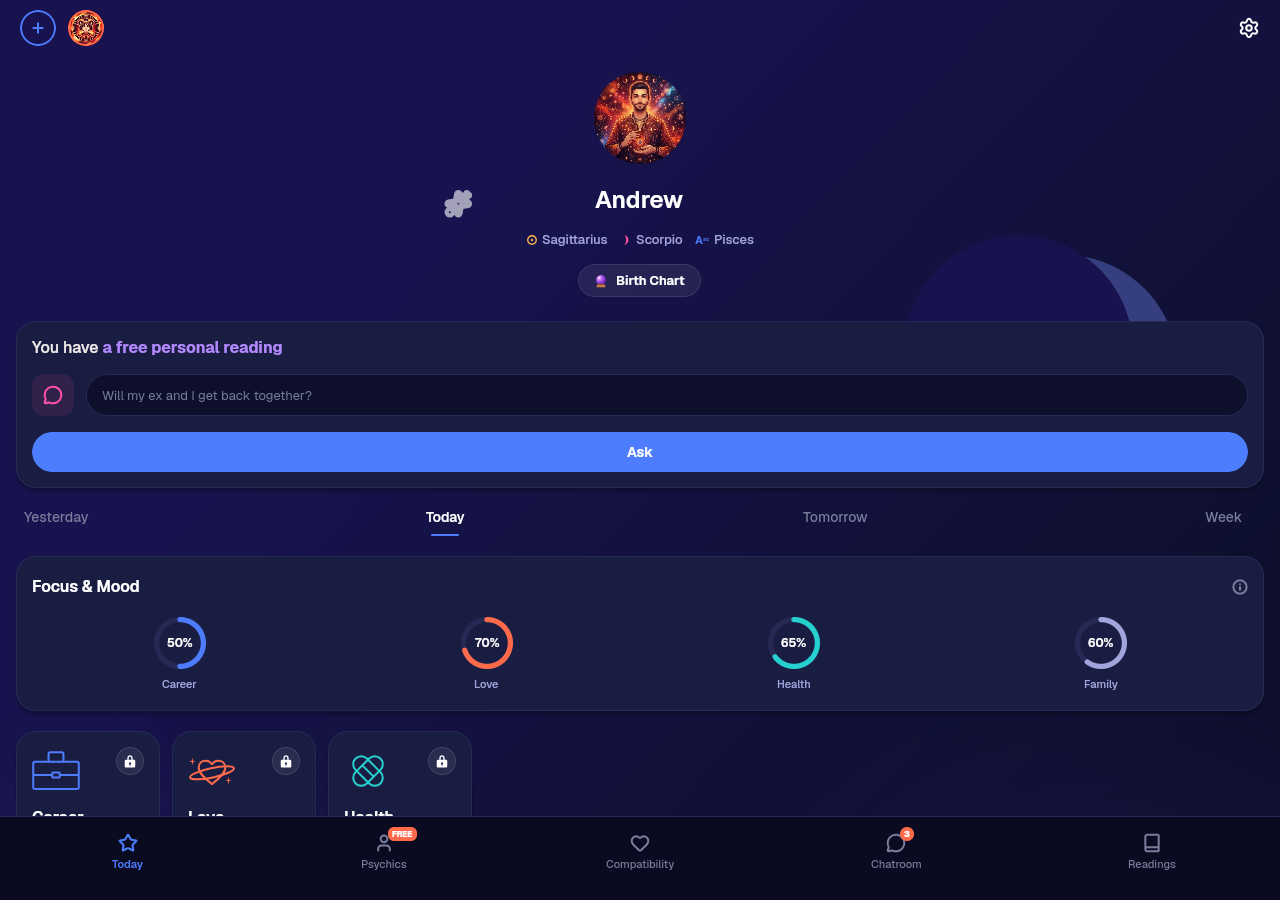
<file: index.html>
<!DOCTYPE html>
<html lang="en">
<head>
    <meta charset="UTF-8">
    <meta name="viewport" content="width=device-width, initial-scale=1.0, viewport-fit=cover">
    <meta name="theme-color" content="#0D0F2B">
    <title>Your Anima</title>
    <link rel="icon" type="image/svg+xml" href="favicon.svg">
    <link rel="icon" type="image/png" sizes="32x32" href="favicon-32.png">
    <link rel="apple-touch-icon" sizes="180x180" href="apple-touch-icon.png">
    <link type="text/css" rel="stylesheet" href="styles.css">
    <link rel="preload" href="bfa5198fb2fe683c613a.wasm" as="fetch" type="application/wasm" crossorigin>
    <link rel="preload" href="d12069982c3e1eeddf99.wasm" as="fetch" type="application/wasm" crossorigin>
    <link rel="preload" href="composeApp.js" as="script">
    <script>window.webPreloads = Object.fromEntries(["composeResources/app.youranima.resources/drawable/home_avatar_character.jpg","composeResources/app.youranima.resources/drawable/home_avatar_thumb.jpg","composeResources/app.youranima.resources/drawable/home_hero_background.xml","composeResources/app.youranima.resources/drawable/home_ic_book.xml","composeResources/app.youranima.resources/drawable/home_ic_category_health.xml","composeResources/app.youranima.resources/drawable/home_ic_category_love.xml","composeResources/app.youranima.resources/drawable/home_ic_check.xml","composeResources/app.youranima.resources/drawable/home_ic_cross.xml","composeResources/app.youranima.resources/drawable/home_ic_crystal_ball.xml","composeResources/app.youranima.resources/drawable/home_ic_info.xml","composeResources/app.youranima.resources/drawable/home_ic_lock.xml","composeResources/app.youranima.resources/drawable/home_ic_moon.xml","composeResources/app.youranima.resources/drawable/home_ic_plus.xml","composeResources/app.youranima.resources/drawable/home_ic_settings.xml","composeResources/app.youranima.resources/drawable/home_ic_star.xml","composeResources/app.youranima.resources/drawable/home_ic_sun.xml","composeResources/app.youranima.resources/drawable/home_tip_stars.xml","composeResources/app.youranima.resources/drawable/ic_briefcase.xml","composeResources/app.youranima.resources/drawable/ic_heart.xml","composeResources/app.youranima.resources/drawable/ic_message_circle.xml","composeResources/app.youranima.resources/drawable/ic_user.xml","composeResources/app.youranima.resources/font/geist_bold.ttf","composeResources/app.youranima.resources/font/geist_medium.ttf","composeResources/app.youranima.resources/font/geist_regular.ttf","composeResources/app.youranima.resources/font/geist_semibold.ttf","composeResources/app.youranima.resources/values/strings.commonMain.cvr","composeResources/app.youranima.resources/values/strings_home.commonMain.cvr"].map((p) => 
    [p, fetch(p).then((r) => r.ok ? r.arrayBuffer() : Promise.reject(r.status))]));</script>
    <script>if ("serviceWorker" in navigator) {
      const sw = navigator.serviceWorker, script = new URL("sw.js", location.href).href;
      let reloading = false;
      sw.addEventListener("controllerchange", () => {
        if (!reloading && sw.controller?.scriptURL === script) { reloading = true; location.reload(); }
      });
      sw.getRegistration().then((r) => {
        if (r?.waiting && sw.controller?.scriptURL === script) r.waiting.postMessage("skipWaiting");
      });
      addEventListener("DOMContentLoaded", () => {
        const loader = document.getElementById("loader");
        new MutationObserver((_, observer) => {
          if (!loader.classList.contains("hidden")) return;
          observer.disconnect();
          sw.register("sw.js", { updateViaCache: "none" });
        }).observe(loader, { attributes: true });
      });
    }</script>
</head>
<body>
    <div id="loader"><div id="loader-spinner"></div></div>
    <div id="composeTarget"></div>
    <script type="application/javascript" src="composeApp.js"></script>
</body>
</html>
</file>
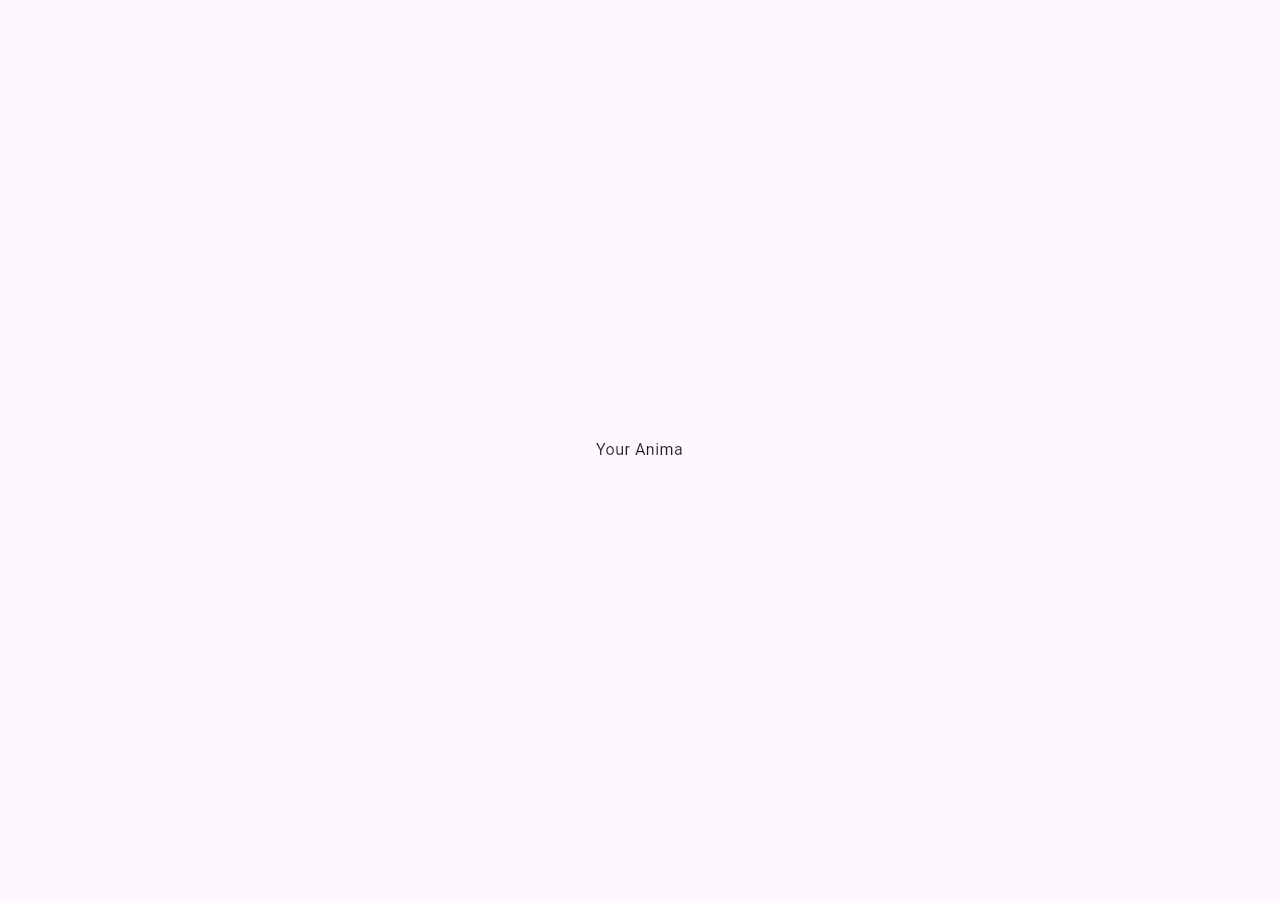
<file: preview/claude-cloud-dev-mobile-2enuva/index.html>
<!DOCTYPE html>
<html lang="en">
<head>
    <meta charset="UTF-8">
    <meta name="viewport" content="width=device-width, initial-scale=1.0, viewport-fit=cover">
    <meta name="theme-color" content="#FFFBFE">
    <title>Your Anima</title>
    <link type="text/css" rel="stylesheet" href="styles.css">
</head>
<body>
    <div id="composeTarget"></div>
    <script type="application/javascript" src="composeApp.js"></script>
</body>
</html>
</file>
<file: styles.css>
/* Colours match AppColors.background (#0D0F2B) and AppColors.primary (#4D7CFF) in
   ui/theme/Color.kt. The app is dark-only, so the page never needs a light variant. */

html, body {
    width: 100%;
    height: 100%;
    margin: 0;
    padding: 0;
    overflow: hidden;
    background-color: #0D0F2B;
}

#composeTarget {
    width: 100%;
    height: 100%;
    opacity: 0;
    transition: opacity 200ms ease-in;
}

#composeTarget.ready {
    opacity: 1;
}

#loader {
    position: fixed;
    inset: 0;
    display: flex;
    align-items: center;
    justify-content: center;
    background-color: #0D0F2B;
    transition: opacity 200ms ease-in;
}

#loader.hidden {
    opacity: 0;
    pointer-events: none;
}

#loader-spinner {
    width: 36px;
    height: 36px;
    border: 3px solid rgba(255, 255, 255, 0.15);
    border-top-color: #4D7CFF;
    border-radius: 50%;
    animation: loader-spin 0.8s linear infinite;
}

@keyframes loader-spin {
    to {
        transform: rotate(360deg);
    }
}
</file>
<file: preview/claude-cloud-dev-mobile-2enuva/styles.css>
html, body {
    width: 100%;
    height: 100%;
    margin: 0;
    padding: 0;
    overflow: hidden;
    background-color: #FFFBFE;
}

#composeTarget {
    width: 100%;
    height: 100%;
}

@media (prefers-color-scheme: dark) {
    html, body {
        background-color: #1C1B1F;
    }
}
</file>
